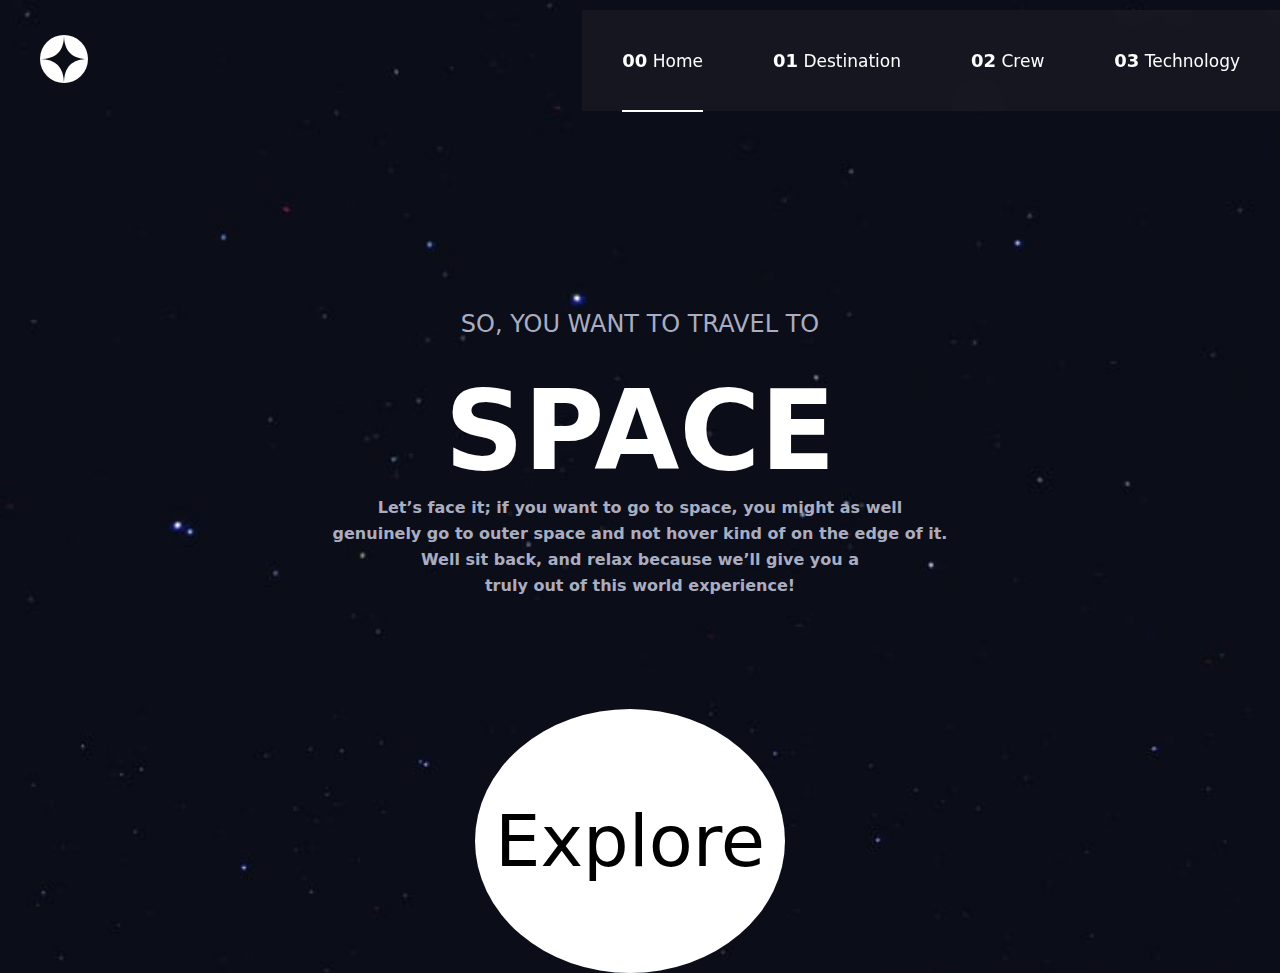
<file: index.html>
<!DOCTYPE html>
<html lang="en">

<head>
  <meta charset="UTF-8">
  <meta name="viewport" content='width=device-width; initial-scale=1.0; maximum-scale=1.0; user-scalable=0;'>

  <link rel="icon" type="image/png" sizes="32x32" href="./assets/favicon-32x32.png">
  <link rel="stylesheet" href="styles/index.css">
  <script src="https://ajax.googleapis.com/ajax/libs/jquery/3.6.0/jquery.min.js"></script>
  <title>Frontend Mentor | Space tourism website</title>
</head>

<body>

  <main>
    <nav>
      <div class="logo">
        <img src="assets/shared/logo.svg" alt="logo">
      </div>
      <div class="burger">
        <img src="assets/shared/icon-hamburger.svg" alt="">
      </div>
      <div class="mobNav">
        <ul>
          <li><a style="border-bottom: 2px solid white;" href="index.html"><span>00</span> Home</a></li>
          <li><a href="destination-moon.html"><span>01</span> Destination</a></li>
          <li><a href="crew-commander.html"><span>02</span> Crew</a></li>
          <li><a href="technology-vehicle.html"><span>03</span> Technology</a></li>
        </ul>
      </div>
      <div class="navigation">
        <ul>
          <li><a style="border-bottom: 2px solid white;" href="index.html"><span>00</span> Home</a></li>
          <li><a href="destination-moon.html"><span>01</span> Destination</a></li>
          <li><a href="crew-commander.html"><span>02</span> Crew</a></li>
          <li><a href="technology-vehicle.html"><span>03</span> Technology</a></li>
        </ul>
      </div>
    </nav>

    <div class="wrapper">
      <div class="content">
        <div class="left">
          <p> So, you want to travel to</p>
          <h1> Space</h1>
          <p> Let’s face it; if you want to go to space, you might as well <br> genuinely go to
            outer space and not hover kind of on the edge of it. <br> Well sit back, and relax
            because we’ll give you a <br> truly out of this world experience!</p>
        </div>
        <div class="right">

            <a href="destination-moon.html">Explore</a>
        </div>
      </div>
    </div>
  </main>
  <script src="scripts/index.js"></script>
</body>

</html>
</file>
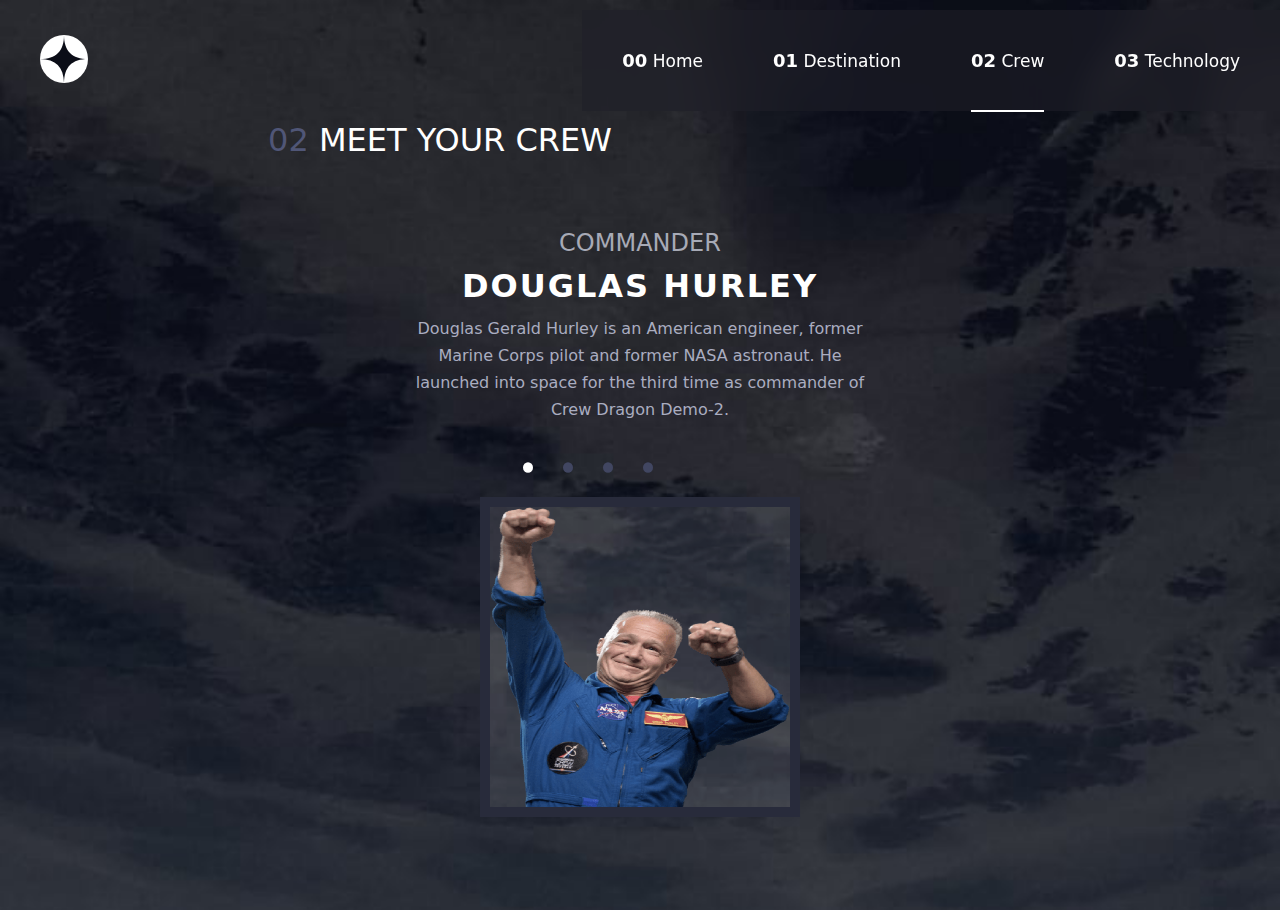
<file: crew-commander.html>
<!DOCTYPE html>
<html lang="en">

<head>
  <meta charset="UTF-8">
  <meta name="viewport" content='width=device-width; initial-scale=1.0; maximum-scale=1.0; user-scalable=0;'>
  <link rel="stylesheet" href="styles/crew.css">
  <link rel="icon" type="image/png" sizes="32x32" href="./assets/favicon-32x32.png">
  <script src="https://ajax.googleapis.com/ajax/libs/jquery/3.6.0/jquery.min.js"></script>
  <title>Frontend Mentor | Space tourism website</title>
</head>

<body>
  <main>
    <nav>
      <div class="logo">
        <img src="assets/shared/logo.svg" alt="logo">
      </div>
      <div class="burger">
        <img src="assets/shared/icon-hamburger.svg" alt="">
      </div>
      <div class="mobNav">
        <ul>
          <li><a href="index.html"><span>00</span> Home</a></li>
          <li><a href="destination-moon.html"><span>01</span> Destination</a></li>
          <li><a style="border-bottom: 2px solid white;" href="crew-commander.html"><span>02</span> Crew</a></li>
          <li><a href="technology-vehicle.html"><span>03</span> Technology</a></li>
        </ul>
      </div>
      <div class="navigation">
        <ul>
          <li><a href="index.html"><span>00</span> Home</a></li>
          <li><a href="destination-moon.html"><span>01</span> Destination</a></li>
          <li><a style="border-bottom: 2px solid white;" href="crew-commander.html"><span>02</span> Crew</a></li>
          <li><a href="technology-vehicle.html"><span>03</span> Technology</a></li>
        </ul>
      </div>
    </nav>
    <div class="content">
      <div class="left">
        <div class="description">
          <h1><span>02</span> Meet your crew</h1>
          <h2>COMMANDER</h2>
          <h1>Douglas Hurley</h1>
          <p>
            Douglas Gerald Hurley is an American engineer, former <br> Marine Corps pilot
            and former NASA astronaut. He <br> launched into space for the third time as
            commander of <br> Crew Dragon Demo-2.
          </p>
        </div>
        <nav>
          <ul>
            <li><a style="background-color:white ;" href="#"></a></li>
            <li><a href="crew-specialist.html"></a></li>
            <li><a href="crew-pilot.html"></a></li>
            <li><a href="crew-engineer.html"></a></li>
          </ul>
        </nav>
      </div>
      <div class="right">
        <img src="assets/crew/image-douglas-hurley.png" alt="">
      </div>
  </main>
  <script src="scripts/index.js"></script>
</body>

</html>
</file>
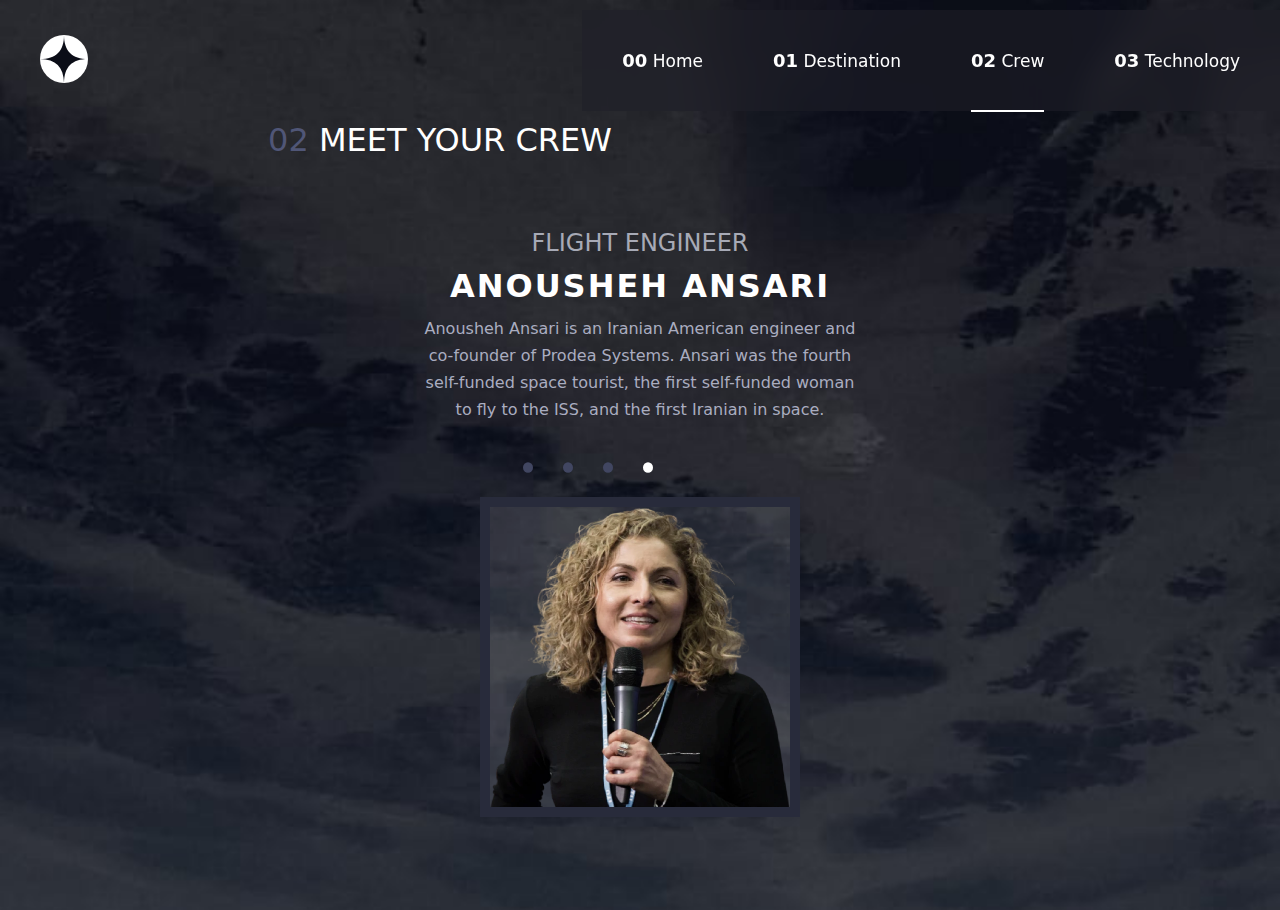
<file: crew-engineer.html>
<!DOCTYPE html>
<html lang="en">
  <head>
    <meta charset="UTF-8">
    <meta name="viewport" content='width=device-width; initial-scale=1.0; maximum-scale=1.0; user-scalable=0;' >
    <link rel="stylesheet" href="styles/crew.css">
    <link rel="icon" type="image/png" sizes="32x32" href="./assets/favicon-32x32.png">
    <script src="https://ajax.googleapis.com/ajax/libs/jquery/3.6.0/jquery.min.js"></script>
    <title>Frontend Mentor | Space tourism website</title>
  </head>
  
  <body>
    <main>
      <nav>
        <div class="logo">
          <img src="assets/shared/logo.svg" alt="logo">
        </div>
        <div class="burger">
          <img src="assets/shared/icon-hamburger.svg" alt="">
        </div>
        <div class="mobNav">
          <ul>
            <li><a href="index.html"><span>00</span> Home</a></li>
            <li><a href="destination-moon.html"><span>01</span> Destination</a></li>
            <li><a style="border-bottom: 2px solid white;"href="crew-commander.html"><span>02</span> Crew</a></li>
            <li><a href="technology-vehicle.html"><span>03</span> Technology</a></li>
          </ul>
        </div>
        <div class="navigation">
          <ul>
            <li><a href="index.html"><span>00</span> Home</a></li>
            <li><a href="destination-moon.html"><span>01</span> Destination</a></li>
            <li><a style="border-bottom: 2px solid white;"href="crew-commander.html"><span>02</span> Crew</a></li>
            <li><a href="technology-vehicle.html"><span>03</span> Technology</a></li>
          </ul>
        </div>
      </nav>
    <div class="content">
      <div class="left">
        <div class="description">
          <h1><span>02</span> Meet your crew</h1>
        <h2>Flight Engineer</h2>
        <h1>Anousheh Ansari</h1>
        <p>
          Anousheh Ansari is an Iranian American engineer and <br> co-founder of Prodea Systems.
          Ansari was the fourth <br> self-funded space tourist, the first self-funded woman <br> to
          fly to the ISS, and the first Iranian in space.
        </p>
        </div>
        <nav>
          <ul>
            <li><a href="crew-commander.html"></a></li>
            <li><a href="crew-specialist.html"></a></li>
            <li><a href="crew-pilot.html"></a></li>
            <li><a style="background-color:white ;" href="crew-engineer.html"></a></li>
          </ul>
        </nav>
      </div>
      <div class="right">
        <img src="assets/crew/image-anousheh-ansari.webp" alt="">
      </div>
  </main>





  <script src="scripts/index.js"></script>
</body>

</html>
</file>
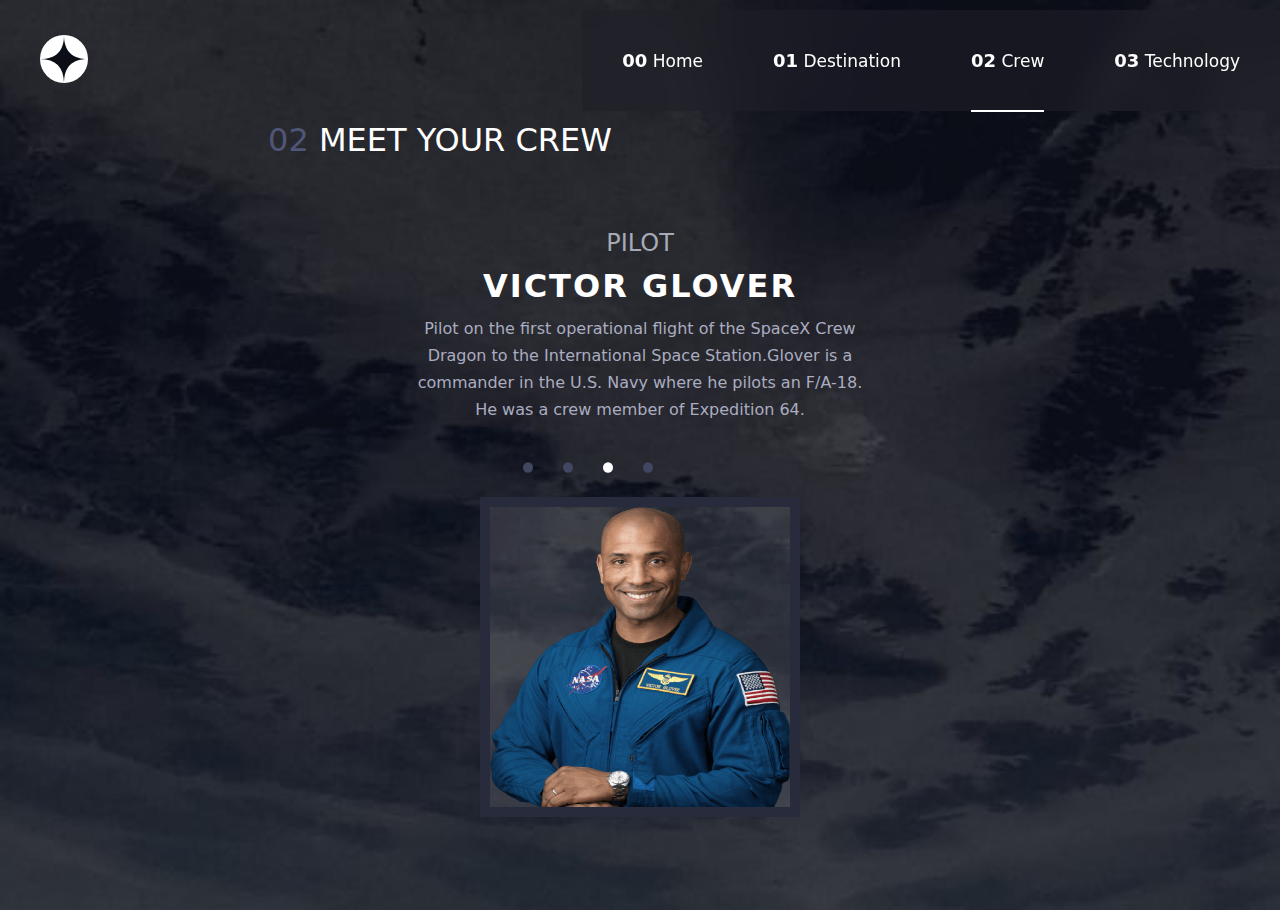
<file: crew-pilot.html>
<!DOCTYPE html>
<html lang="en">
  <head>
    <meta charset="UTF-8">
    <meta name="viewport" content='width=device-width; initial-scale=1.0; maximum-scale=1.0; user-scalable=0;' >
    <link rel="stylesheet" href="styles/crew.css">
    <link rel="icon" type="image/png" sizes="32x32" href="./assets/favicon-32x32.png">
    <script src="https://ajax.googleapis.com/ajax/libs/jquery/3.6.0/jquery.min.js"></script>
    <title>Frontend Mentor | Space tourism website</title>
  </head>
  
  <body>
    <main>
      <nav>
        <div class="logo">
          <img src="assets/shared/logo.svg" alt="logo">
        </div>
        <div class="burger">
          <img src="assets/shared/icon-hamburger.svg" alt="">
        </div>
        <div class="mobNav">
          <ul>
            <li><a href="index.html"><span>00</span> Home</a></li>
            <li><a href="destination-moon.html"><span>01</span> Destination</a></li>
            <li><a style="border-bottom: 2px solid white;"href="crew-commander.html"><span>02</span> Crew</a></li>
            <li><a href="technology-vehicle.html"><span>03</span> Technology</a></li>
          </ul>
        </div>
        <div class="navigation">
          <ul>
            <li><a href="index.html"><span>00</span> Home</a></li>
            <li><a href="destination-moon.html"><span>01</span> Destination</a></li>
            <li><a style="border-bottom: 2px solid white;"href="crew-commander.html"><span>02</span> Crew</a></li>
            <li><a href="technology-vehicle.html"><span>03</span> Technology</a></li>
          </ul>
        </div>
      </nav>
    <div class="content">
      <div class="left">
        <h1><span>02</span> Meet your crew</h1>
        <h2>Pilot</h2>
        <h1>Victor Glover</h1>
        <p>
          Pilot on the first operational flight of the SpaceX Crew <br> Dragon to the
          International Space Station.Glover is a<br>      commander in  the U.S. Navy where
          he pilots an F/A-18.<br>  He was a crew member of  Expedition 64.
        </p>
        <nav>
          <ul>
            <li><a href="crew-commander.html"></a></li>
            <li><a href="crew-specialist.html"></a></li>
            <li><a style="background-color:white ;"  href="crew-pilot.html"></a></li>
            <li><a href="crew-engineer.html"></a></li>
          </ul>
        </nav>
      </div>
      <div class="right">
        <img src="assets/crew/image-victor-glover.png" alt="">
      </div>
  </main>



  <script src="scripts/index.js"></script>
</body>

</html>
</file>
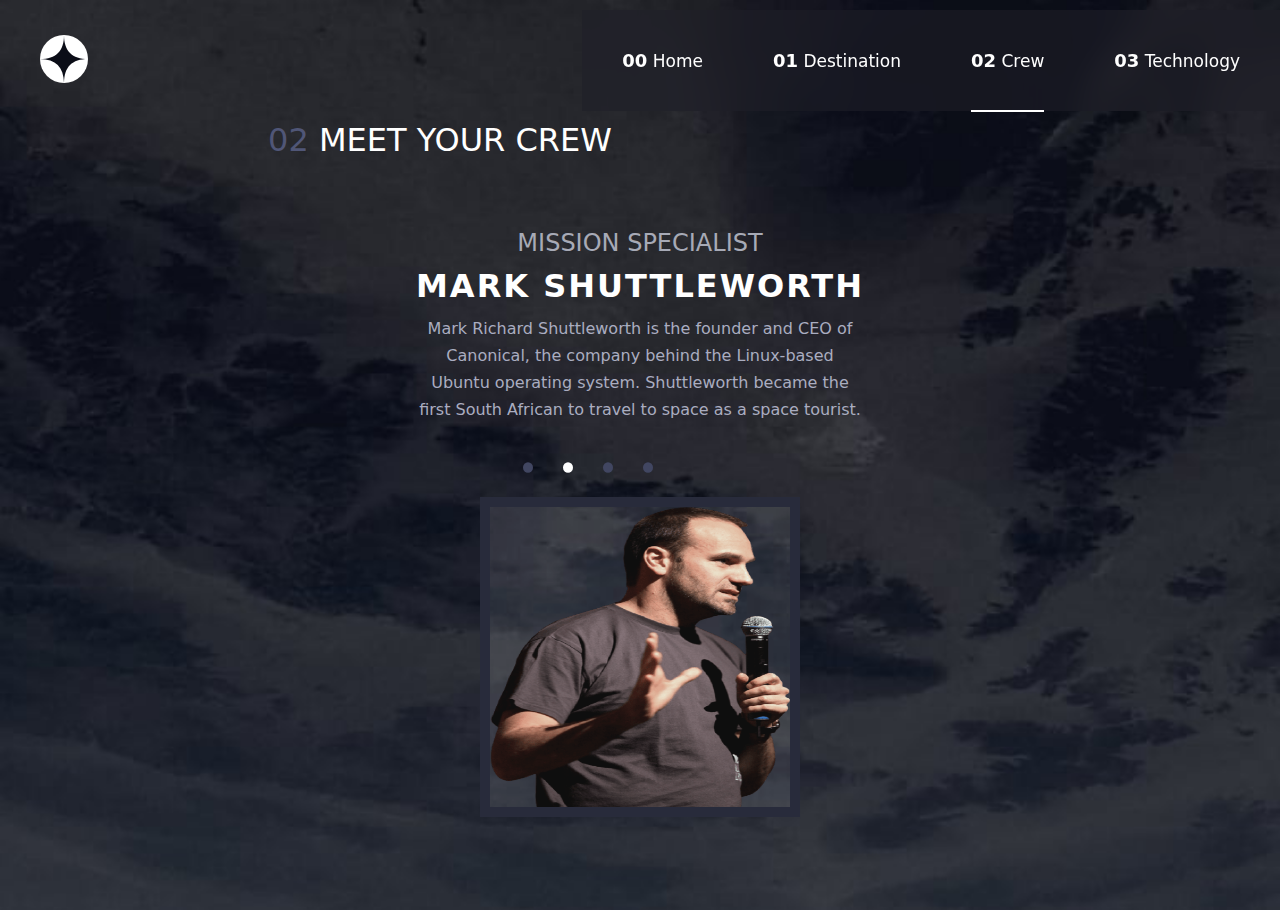
<file: crew-specialist.html>
<!DOCTYPE html>
<html lang="en">
  <head>
    <meta charset="UTF-8">
    <meta name="viewport" content='width=device-width; initial-scale=1.0; maximum-scale=1.0; user-scalable=0;' >
    <link rel="stylesheet" href="styles/crew.css">
    <link rel="icon" type="image/png" sizes="32x32" href="./assets/favicon-32x32.png">
    <script src="https://ajax.googleapis.com/ajax/libs/jquery/3.6.0/jquery.min.js"></script>
    <title>Frontend Mentor | Space tourism website</title>
  </head>
  
  <body>
    <main>
      <nav>
        <div class="logo">
          <img src="assets/shared/logo.svg" alt="logo">
        </div>
        <div class="burger">
          <img src="assets/shared/icon-hamburger.svg" alt="">
        </div>
        <div class="mobNav">
          <ul>
            <li><a href="index.html"><span>00</span> Home</a></li>
            <li><a href="destination-moon.html"><span>01</span> Destination</a></li>
            <li><a style="border-bottom: 2px solid white;"href="crew-commander.html"><span>02</span> Crew</a></li>
            <li><a href="technology-vehicle.html"><span>03</span> Technology</a></li>
          </ul>
        </div>
        <div class="navigation">
          <ul>
            <li><a href="index.html"><span>00</span> Home</a></li>
            <li><a href="destination-moon.html"><span>01</span> Destination</a></li>
            <li><a style="border-bottom: 2px solid white;"href="crew-commander.html"><span>02</span> Crew</a></li>
            <li><a href="technology-vehicle.html"><span>03</span> Technology</a></li>
          </ul>
        </div>
      </nav>
    <div class="content">
      <div class="left">
        <h1><span>02</span> Meet your crew</h1>
        <h2> Mission Specialist</h2>
        <h1>Mark Shuttleworth</h1>
        <p>
          Mark Richard Shuttleworth is the founder and CEO of <br> Canonical, the company behind
          the Linux-based <br> Ubuntu operating system. Shuttleworth became the <br> first South
          African to travel to space as a space tourist.
        </p>
        <nav>
          <ul>
            <li><a href="crew-commander.html"></a></li>
            <li><a style="background-color:white ;" href="#"></a></li>
            <li><a href="crew-pilot.html"></a></li>
            <li><a href="crew-engineer.html"></a></li>
          </ul>
        </nav>
      </div>
      <div class="right">
        <img src="assets/crew/image-mark-shuttleworth.png" alt="">
      </div>
  </main>



  <script src="scripts/index.js"></script>
</body>

</html>
</file>
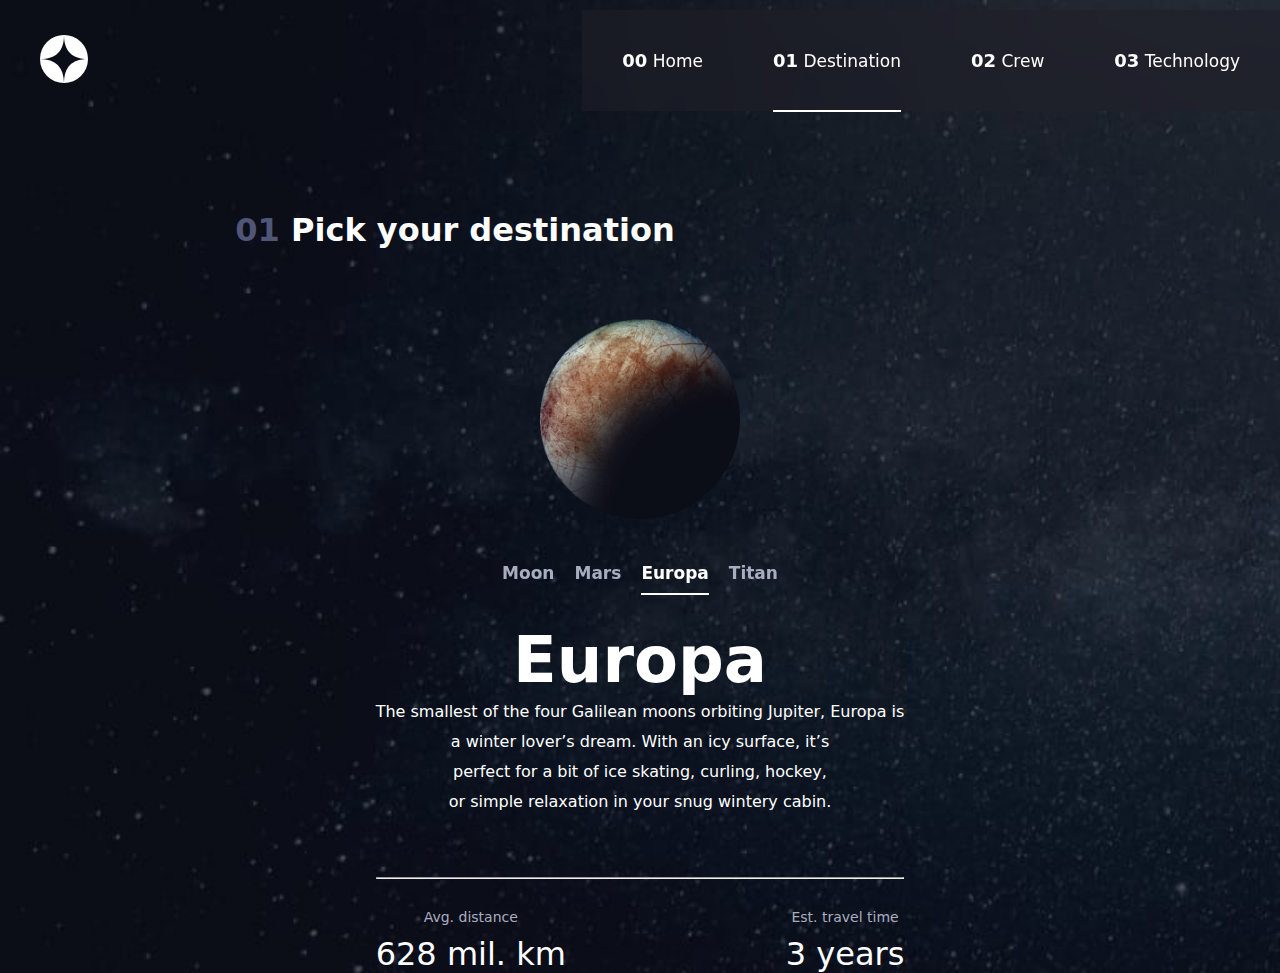
<file: destination-europa.html>
<!DOCTYPE html>
<html lang="en">
  <head>
    <meta charset="UTF-8">
    <meta name="viewport" content='width=device-width; initial-scale=1.0; maximum-scale=1.0; user-scalable=0;' >
    <link rel="stylesheet" href="styles/distinations.css">
    <link rel="icon" type="image/png" sizes="32x32" href="./assets/favicon-32x32.png">
    <script src="https://ajax.googleapis.com/ajax/libs/jquery/3.6.0/jquery.min.js"></script>
    <title>Frontend Mentor | Space tourism website</title>
  </head>
  
  <body>
    <main>
      <nav>
        <div class="logo">
          <img src="assets/shared/logo.svg" alt="logo">
        </div>
        <div class="burger">
          <img src="assets/shared/icon-hamburger.svg" alt="">
        </div>
        <div class="mobNav">
          <ul>
            <li><a href="index.html"><span>00</span> Home</a></li>
            <li><a style="border-bottom: 2px solid white;"href="destination-moon.html"><span>01</span> Destination</a></li>
            <li><a href="crew-commander.html"><span>02</span> Crew</a></li>
            <li><a href="technology-vehicle.html"><span>03</span> Technology</a></li>
          </ul>
        </div>
        <div class="navigation">
          <ul>
            <li><a href="index.html"><span>00</span> Home</a></li>
            <li><a style="border-bottom: 2px solid white;" href="destination-moon.html"><span>01</span> Destination</a></li>
            <li><a href="crew-commander.html"><span>02</span> Crew</a></li>
            <li><a href="technology-vehicle.html"><span>03</span> Technology</a></li>
          </ul>
        </div>
      </nav>
    <div class="content">
      <div class="left">
        <h1><span>01</span> Pick your destination</h1>
        <img src="assets/destination/image-europa.png" alt="europa">
      </div>
      <div class="right">
      <div class="navigation">
        <ul>
          <li><a href="destination-moon.html">Moon</a></li>
          <li><a href="destination-mars.html">Mars</a></li>
          <li><a style="color:white;border-bottom:2px solid white"  href="destination-europa.html">Europa</a></li>
          <li><a href="destination-titan.html">Titan</a></li>
        </ul>
      </div>
      <div class="description">
        <h1>Europa</h1>
        <p>The smallest of the four Galilean moons orbiting Jupiter, Europa is <br> a 
          winter lover’s dream. With  an icy surface, it’s <br> perfect for a bit of 
          ice skating, curling, hockey,<br> 
          or simple relaxation in your snug wintery cabin.
        <hr>
        <div class="distandtime">
          <div class="dist">
            <span>Avg. distance</span>
            628 mil. km
          </div>
          <div class="time">
            <span>Est. travel time</span>
            3 years
          </div>
        </div>
      </div>
    </div>
  </div>
  </main>  
  <script src="scripts/index.js"></script>
</body>
</html>
</file>
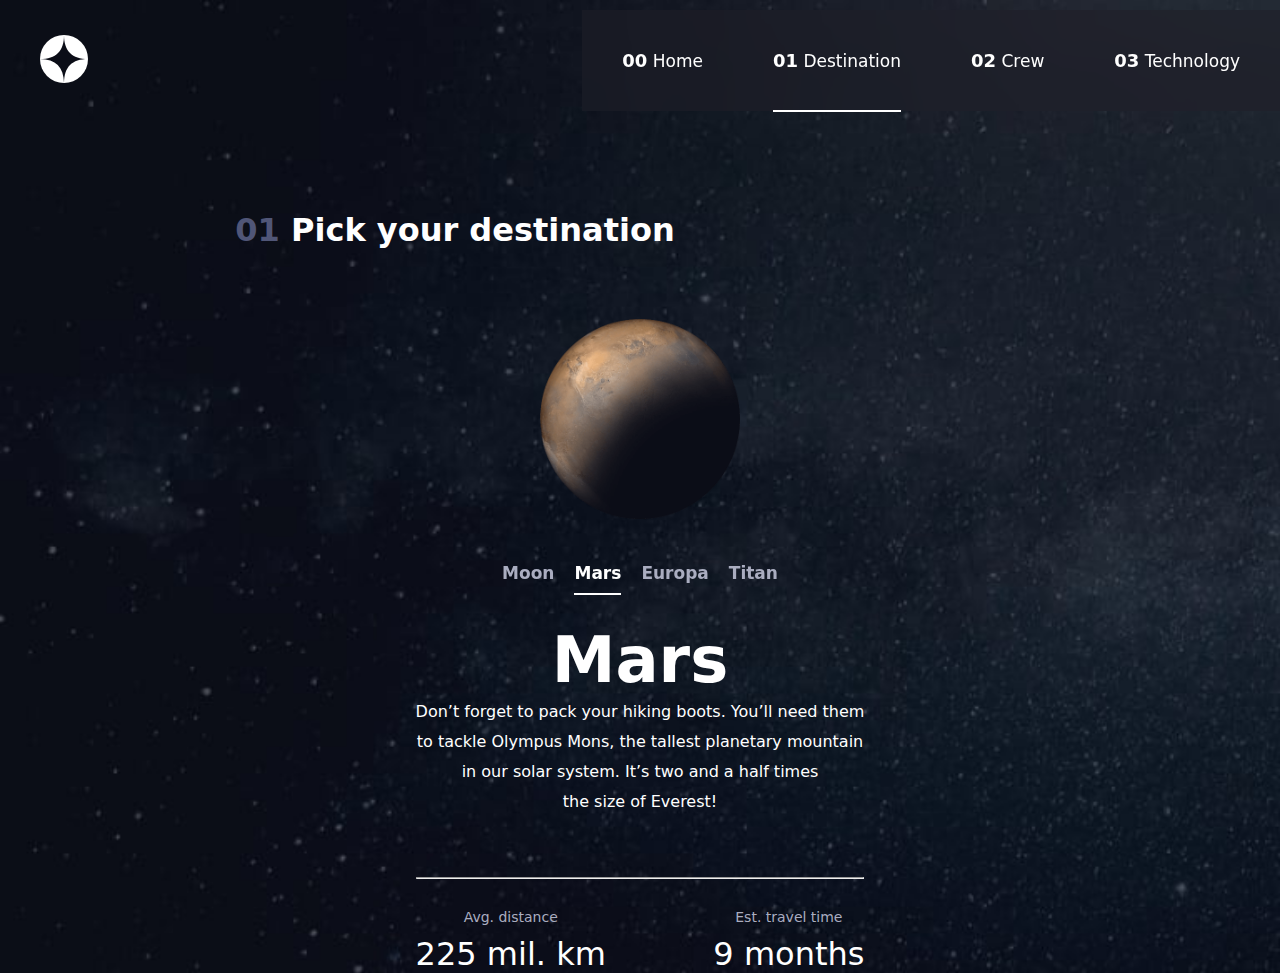
<file: destination-mars.html>
<!DOCTYPE html>
<html lang="en">
  <head>
    <meta charset="UTF-8">
    <meta name="viewport" content='width=device-width; initial-scale=1.0; maximum-scale=1.0; user-scalable=0;' >
    <link rel="stylesheet" href="styles/distinations.css">
    <link rel="icon" type="image/png" sizes="32x32" href="./assets/favicon-32x32.png">
    <script src="https://ajax.googleapis.com/ajax/libs/jquery/3.6.0/jquery.min.js"></script>
    <title>Frontend Mentor | Space tourism website</title>
  </head>
<body>

  <main>
    <nav>
      <div class="logo">
        <img src="assets/shared/logo.svg" alt="logo">
      </div>
      <div class="burger">
        <img src="assets/shared/icon-hamburger.svg" alt="">
      </div>
      <div class="mobNav">
        <ul>
          <li><a href="index.html"><span>00</span> Home</a></li>
          <li><a style="border-bottom: 2px solid white;"href="destination-moon.html"><span>01</span> Destination</a></li>
          <li><a href="crew-commander.html"><span>02</span> Crew</a></li>
          <li><a href="technology-vehicle.html"><span>03</span> Technology</a></li>
        </ul>
      </div>
      <div class="navigation">
        <ul>
          <li><a href="index.html"><span>00</span> Home</a></li>
          <li><a style="border-bottom: 2px solid white;" href="destination-moon.html"><span>01</span> Destination</a></li>
          <li><a href="crew-commander.html"><span>02</span> Crew</a></li>
          <li><a href="technology-vehicle.html"><span>03</span> Technology</a></li>
        </ul>
      </div>
    </nav>
    <div class="content">
      <div class="left">
        <h1><span>01</span> Pick your destination</h1>
        <img src="assets/destination/image-mars.png" alt="">
      </div>
      <div class="right">
      <div class="navigation">
        <ul>
          <li><a href="destination-moon.html">Moon</a></li>
          <li><a style="color:white;border-bottom:2px solid white"  href="destination-mars.html">Mars</a></li>
          <li><a href="destination-europa.html">Europa</a></li>
          <li><a href="destination-titan.html">Titan</a></li>
        </ul>
      </div>
      <div class="description">
        <h1> Mars</h1>
        <p>   Don’t forget to pack your hiking boots. You’ll need them <br> to tackle Olympus Mons, 
          the tallest planetary mountain <br> in our solar system. It’s two and a half times <br> 
          the size of Everest!
        <hr>
        <div class="distandtime">
          <div class="dist">
            <span>Avg. distance</span>
            225 mil. km
          </div>
          <div class="time">
            <span>Est. travel time</span>
            9 months
          </div>
        </div>
      </div>
    </div>
  </div>
  </main>
  <script src="scripts/index.js"></script>
</body>
</html>
</file>
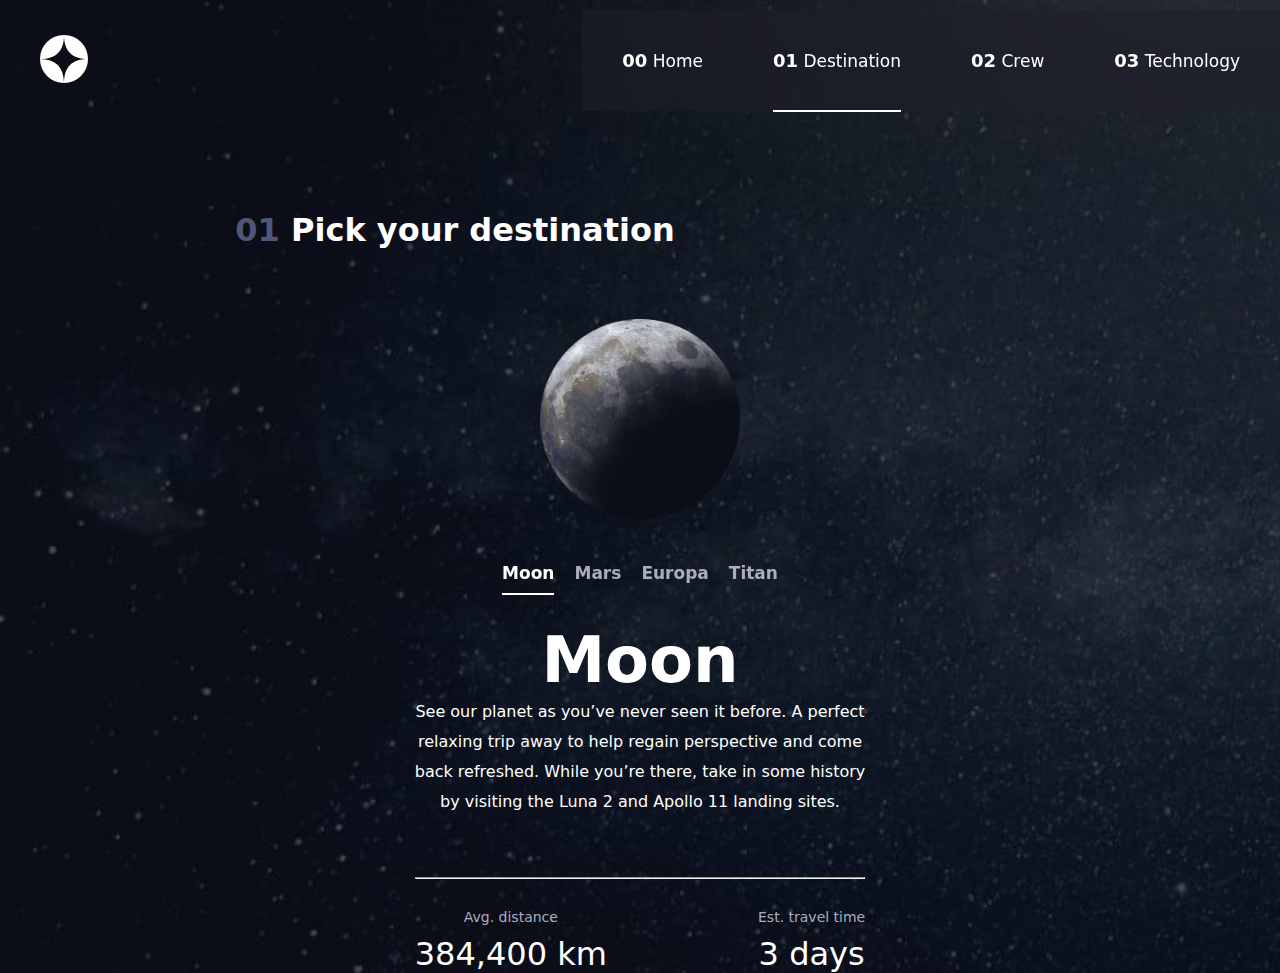
<file: destination-moon.html>
<!DOCTYPE html>
<html lang="en">

<head>
  <meta charset="UTF-8">
  <meta name="viewport" content='width=device-width, initial-scale=1.0, maximum-scale=1.0, user-scalable=0'>
  <link rel="stylesheet" href="styles/distinations.css">
  <link rel="icon" type="image/png" sizes="32x32" href="./assets/favicon-32x32.png">
  <script src="https://ajax.googleapis.com/ajax/libs/jquery/3.6.0/jquery.min.js"></script>
  <title>Frontend Mentor | Space tourism website</title>
</head>

<body>
  <main>
    <nav>
      <div class="logo">
        <img src="assets/shared/logo.svg" alt="logo">
      </div>
      <div class="burger">
        <img src="assets/shared/icon-hamburger.svg" alt="">
      </div>
      <div class="mobNav">
        <ul>
          <li><a href="index.html"><span>00</span> Home</a></li>
          <li><a style="border-bottom: 2px solid white;" href="destination-moon.html"><span>01</span> Destination</a>
          </li>
          <li><a href="crew-commander.html"><span>02</span> Crew</a></li>
          <li><a href="technology-vehicle.html"><span>03</span> Technology</a></li>
        </ul>
      </div>
      <div class="navigation">
        <ul>
          <li><a href="index.html"><span>00</span> Home</a></li>
          <li><a style="border-bottom: 2px solid white;" href="destination-moon.html"><span>01</span> Destination</a>
          </li>
          <li><a href="crew-commander.html"><span>02</span> Crew</a></li>
          <li><a href="technology-vehicle.html"><span>03</span> Technology</a></li>
        </ul>
      </div>
    </nav>
    <div class="content">
      <div class="left">
        <h1><span>01</span> Pick your destination</h1>
        <img src="assets/destination/image-moon.png" alt="">
      </div>
      <div class="right">
        <div class="navigation">
          <ul>
            <li><a style="color:white;border-bottom:2px solid white" href="#">Moon</a></li>
            <li><a href="destination-mars.html">Mars</a></li>
            <li><a href="destination-europa.html">Europa</a></li>
            <li><a href="destination-titan.html">Titan</a></li>
          </ul>
        </div>
        <div class="description">
          <h1> Moon</h1>
          <p> See our planet as you’ve never seen it before. A perfect <br> relaxing trip away to help
            regain perspective and come <br> back refreshed. While you’re there, take in some history <br>
            by visiting the Luna 2 and Apollo 11 landing sites.</p>
          <hr>
          <div class="distandtime">
            <div class="dist">
              <span>Avg. distance</span>
              384,400 km
            </div>
            <div class="time">
              <span>Est. travel time</span>
              3 days
            </div>
          </div>
        </div>
      </div>
    </div>
  </main>
  <script src="scripts/index.js"></script>
</body>

</html>
</file>
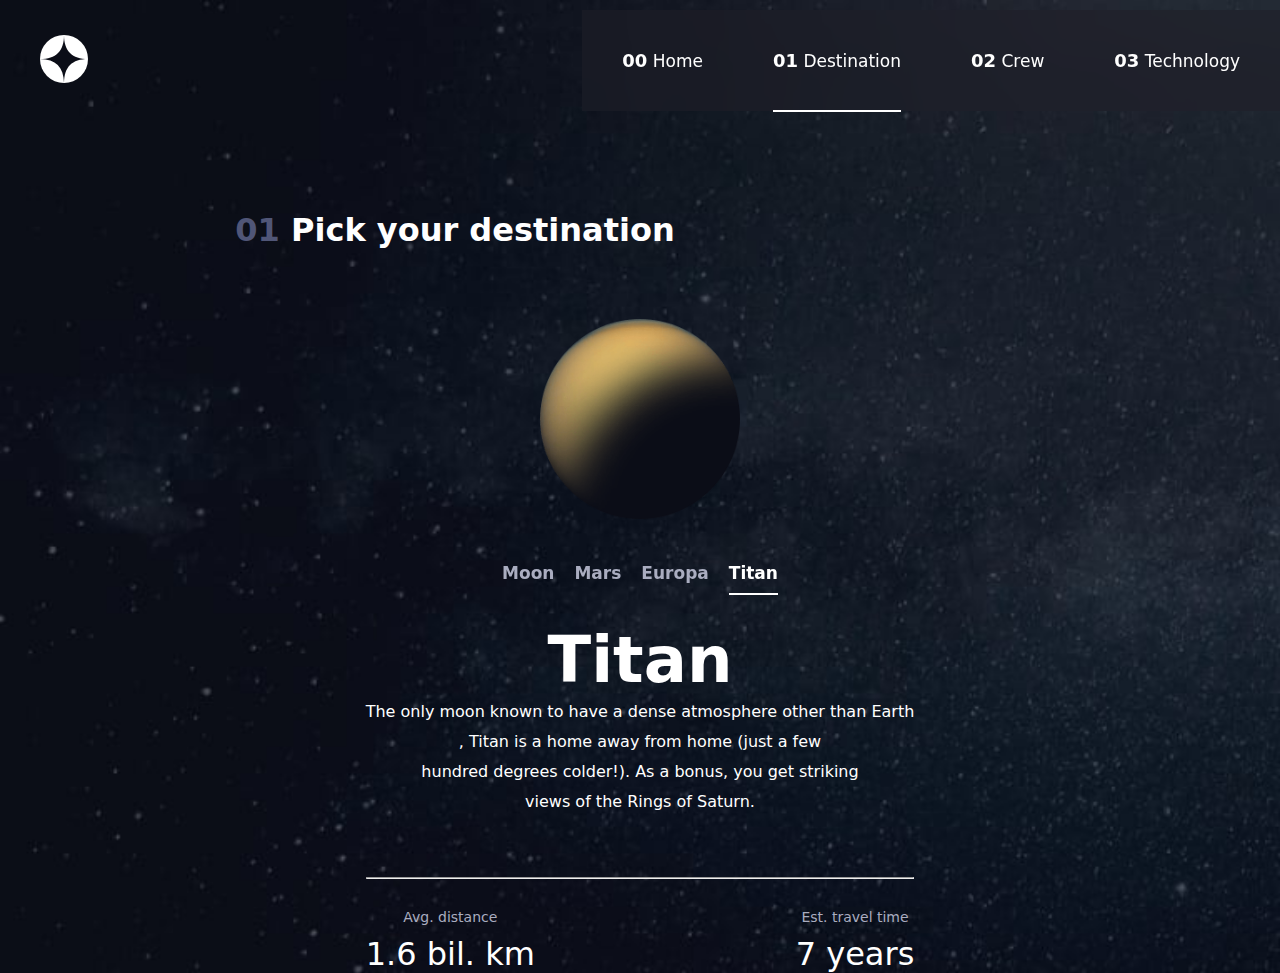
<file: destination-titan.html>
<!DOCTYPE html>
<html lang="en">
  <head>
    <meta charset="UTF-8">
    <meta name="viewport" content='width=device-width; initial-scale=1.0; maximum-scale=1.0; user-scalable=0;' >
    <link rel="stylesheet" href="styles/distinations.css">
    <link rel="icon" type="image/png" sizes="32x32" href="./assets/favicon-32x32.png">
    <script src="https://ajax.googleapis.com/ajax/libs/jquery/3.6.0/jquery.min.js"></script>
    <title>Frontend Mentor | Space tourism website</title>
  </head>
  
  <body>
    <main>
      <nav>
        <div class="logo">
          <img src="assets/shared/logo.svg" alt="logo">
        </div>
        <div class="burger">
          <img src="assets/shared/icon-hamburger.svg" alt="">
        </div>
        <div class="mobNav">
          <ul>
            <li><a href="index.html"><span>00</span> Home</a></li>
            <li><a style="border-bottom: 2px solid white;"href="destination-moon.html"><span>01</span> Destination</a></li>
            <li><a href="crew-commander.html"><span>02</span> Crew</a></li>
            <li><a href="technology-vehicle.html"><span>03</span> Technology</a></li>
          </ul>
        </div>
        <div class="navigation">
          <ul>
            <li><a href="index.html"><span>00</span> Home</a></li>
            <li><a style="border-bottom: 2px solid white;" href="destination-moon.html"><span>01</span> Destination</a></li>
            <li><a href="crew-commander.html"><span>02</span> Crew</a></li>
            <li><a href="technology-vehicle.html"><span>03</span> Technology</a></li>
          </ul>
        </div>
      </nav>
    <div class="content">
      <div class="left">
        <h1><span>01</span> Pick your destination</h1>
        <img src="assets/destination/image-titan.png" alt="">
      </div>
      <div class="right">
      <div class="navigation">
        <ul>
          <li><a href="destination-moon.html">Moon</a></li>
          <li><a href="destination-mars.html">Mars</a></li>
          <li><a href="destination-europa.html">Europa</a></li>
          <li><a style="color:white;border-bottom:2px solid white"  href="destination-titan.html">Titan</a></li>
        </ul>
      </div>
      <div class="description">
        <h1>   Titan</h1>
        <p>   The only moon known to have a dense atmosphere other than Earth <br> , Titan 
          is a home away from home (just a few <br>hundred degrees colder!). As a 
          bonus, you get striking <br> 
          views of the Rings of Saturn.
        <hr>
        <div class="distandtime">
          <div class="dist">
            <span>Avg. distance</span>
            1.6 bil. km
          </div>
          <div class="time">
            <span>Est. travel time</span>
            7 years
          </div>
        </div>
      </div>
    </div>
  </div>
  </main>
  <script src="scripts/index.js"></script>
</body>
</html>
</file>
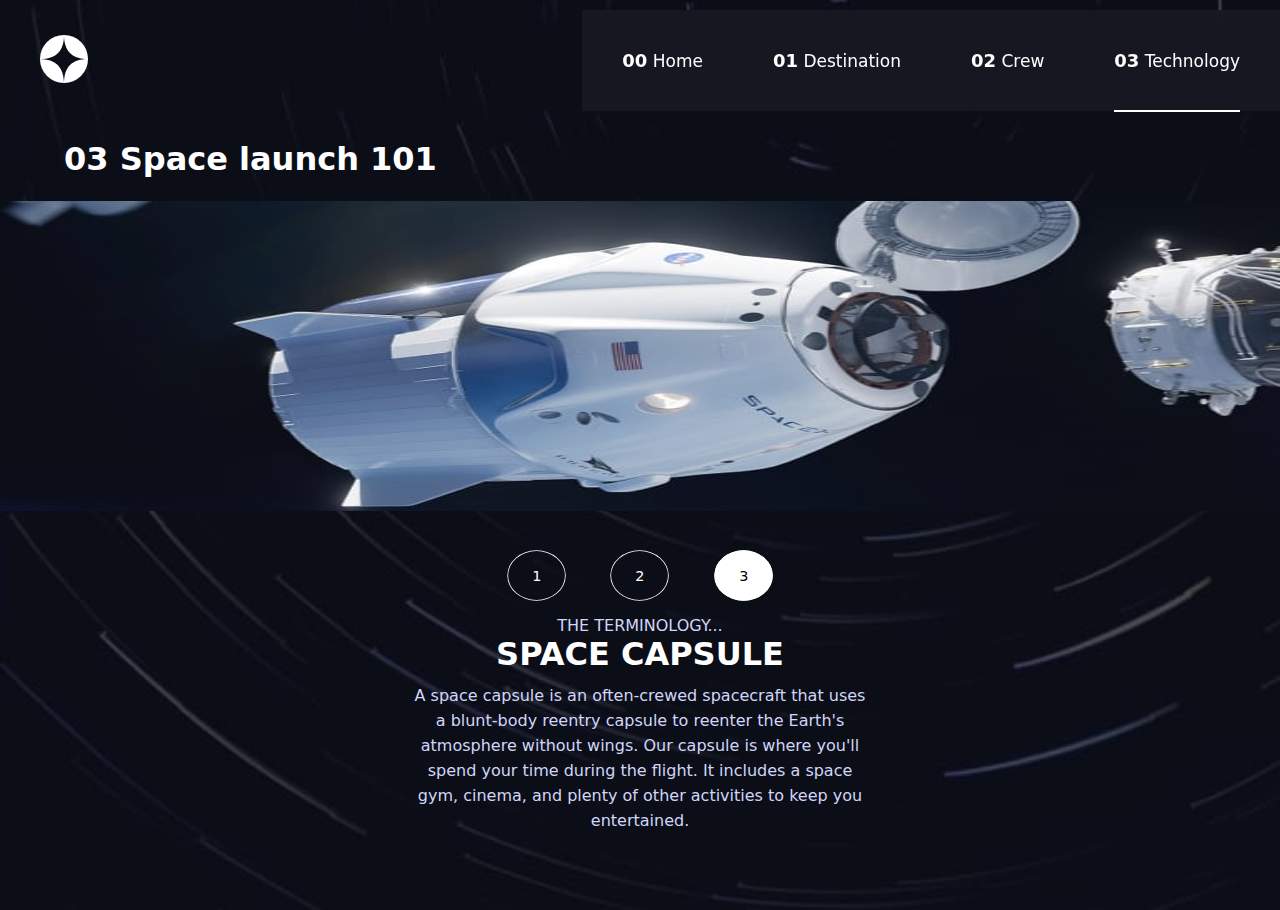
<file: technology-capsule.html>
<!DOCTYPE html>
<html lang="en">

<head>
  <meta charset="UTF-8">
  <meta name="viewport" content='width=device-width; initial-scale=1.0; maximum-scale=1.0; user-scalable=0;'>
  <link rel="stylesheet" href="styles/technology.css">
  <link rel="icon" type="image/png" sizes="32x32" href="./assets/favicon-32x32.png">
  <script src="https://ajax.googleapis.com/ajax/libs/jquery/3.6.0/jquery.min.js"></script>
  <title>Frontend Mentor | Space tourism website</title>
</head>

<body>
  <main>
    <nav>
      <div class="logo">
        <img src="assets/shared/logo.svg" alt="logo">
      </div>
      <div class="burger">
        <img src="assets/shared/icon-hamburger.svg" alt="">
      </div>
      <div class="mobNav">
        <ul>
          <li><a href="index.html"><span>00</span> Home</a></li>
          <li><a href="destination-moon.html"><span>01</span> Destination</a></li>
          <li><a href="crew-commander.html"><span>02</span> Crew</a></li>
          <li><a style="border-bottom: 2px solid white;" href="technology-vehicle.html"><span>03</span> Technology</a>
          </li>
        </ul>
      </div>
      <div class="navigation">
        <ul>
          <li><a href="index.html"><span>00</span> Home</a></li>
          <li><a href="destination-moon.html"><span>01</span> Destination</a></li>
          <li><a href="crew-commander.html"><span>02</span> Crew</a></li>
          <li><a style="border-bottom: 2px solid white;" href="technology-vehicle.html"><span>03</span> Technology</a>
          </li>
        </ul>
      </div>
    </nav>
    <h1 id="absolute"><span>03</span> Space launch 101</h1>
    <div class="content">
      <div class="left">
        <div class="navAndDescription">
          <nav>
            <ul>
              <li><a href="technology-vehicle.html">1</a></li>
              <li><a href="technology-spaceport.html">2</a></li>
              <li><a style="background-color: white; color: black;" href="technology-capsule.html">3</a></li>
            </ul>
          </nav>
          <div class="description">
            <h4>The terminology...</h4>
            <h1>Space capsule</h1>
            <p> A space capsule is an often-crewed spacecraft that uses <br> a blunt-body reentry
              capsule to reenter the Earth's <br> atmosphere without wings. Our capsule is where
              you'll <br> spend your time during the flight. It includes a space <br> gym, cinema,
              and plenty of other activities to keep you <br> entertained.</p>
          </div>
        </div>
      </div>
      <div class="right">
        <img  class="capsuleImg"  src="assets/technology/image-space-capsule-portrait.jpg" alt="">
      </div>
    </div>
  </main>



  <script src="scripts/index.js"></script>
</body>

</html>
</file>
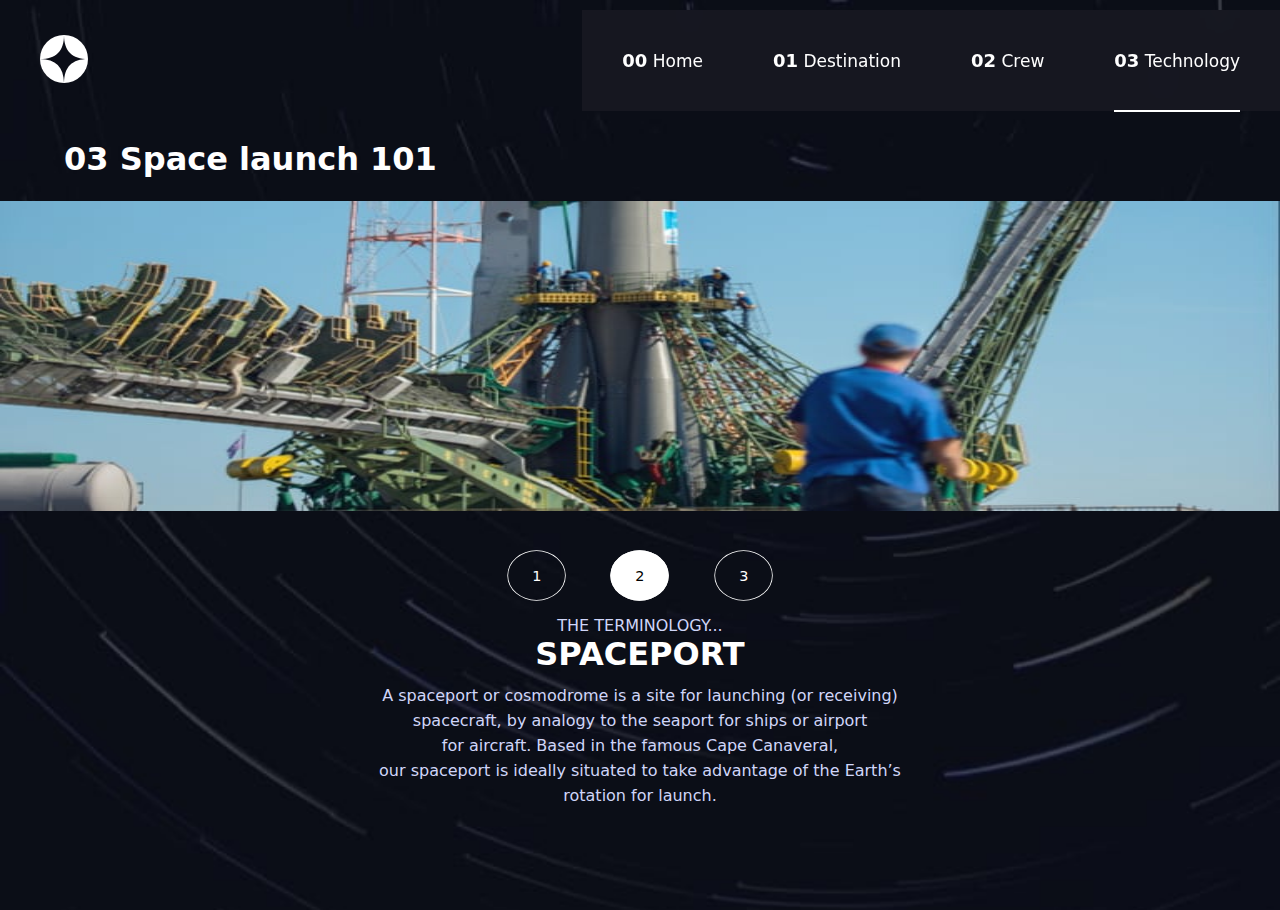
<file: technology-spaceport.html>
<!DOCTYPE html>
<html lang="en">

<head>
  <meta charset="UTF-8">
  <meta name="viewport" content='width=device-width; initial-scale=1.0; maximum-scale=1.0; user-scalable=0;'>

  <link rel="icon" type="image/png" sizes="32x32" href="./assets/favicon-32x32.png">
  <link rel="stylesheet" href="styles/technology.css">
  <script src="https://ajax.googleapis.com/ajax/libs/jquery/3.6.0/jquery.min.js"></script>
  <title>Frontend Mentor | Space tourism website</title>
</head>

<body>

  <main>
    <nav>
      <div class="logo">
        <img src="assets/shared/logo.svg" alt="logo">
      </div>
      <div class="burger">
        <img src="assets/shared/icon-hamburger.svg" alt="">
      </div>
      <div class="mobNav">
        <ul>
          <li><a href="index.html"><span>00</span> Home</a></li>
          <li><a href="destination-moon.html"><span>01</span> Destination</a></li>
          <li><a href="crew-commander.html"><span>02</span> Crew</a></li>
          <li><a style="border-bottom: 2px solid white;" href="technology-vehicle.html"><span>03</span> Technology</a></li>
        </ul>
      </div>
      <div class="navigation">
        <ul>
          <li><a href="index.html"><span>00</span> Home</a></li>
          <li><a href="destination-moon.html"><span>01</span> Destination</a></li>
          <li><a href="crew-commander.html"><span>02</span> Crew</a></li>
          <li><a style="border-bottom: 2px solid white;" href="technology-vehicle.html"><span>03</span> Technology</a></li>
        </ul>
      </div>
    </nav>
    <h1 id="absolute"><span>03</span> Space launch 101</h1>
    <div class="content">
      <div class="left">
        <div class="navAndDescription">
          <nav>
            <ul>
              <li><a href="technology-vehicle.html">1</a></li>
              <li><a style="background-color: white; color: black;"  href="technology-spaceport.html">2</a></li>
              <li><a href="technology-capsule.html">3</a></li>
            </ul>
          </nav>
          <div class="description">
            <h4>The terminology...</h4>
            <h1>Spaceport</h1>
            <p> A spaceport or cosmodrome is a site for launching (or receiving) <br> spacecraft,
              by analogy to the seaport for ships or airport <br> for aircraft. Based in the
              famous Cape Canaveral, <br> our spaceport is ideally situated to take advantage
              of the Earth’s <br> rotation for launch.</p>
          </div>
        </div>
      </div>
      <div class="right">
        <img class="portImg"  src="assets/technology/image-spaceport-portrait.jpg" alt="">
      </div>
    </div>
  </main>



  <script src="scripts/index.js"></script>
</body>

</html>
</file>
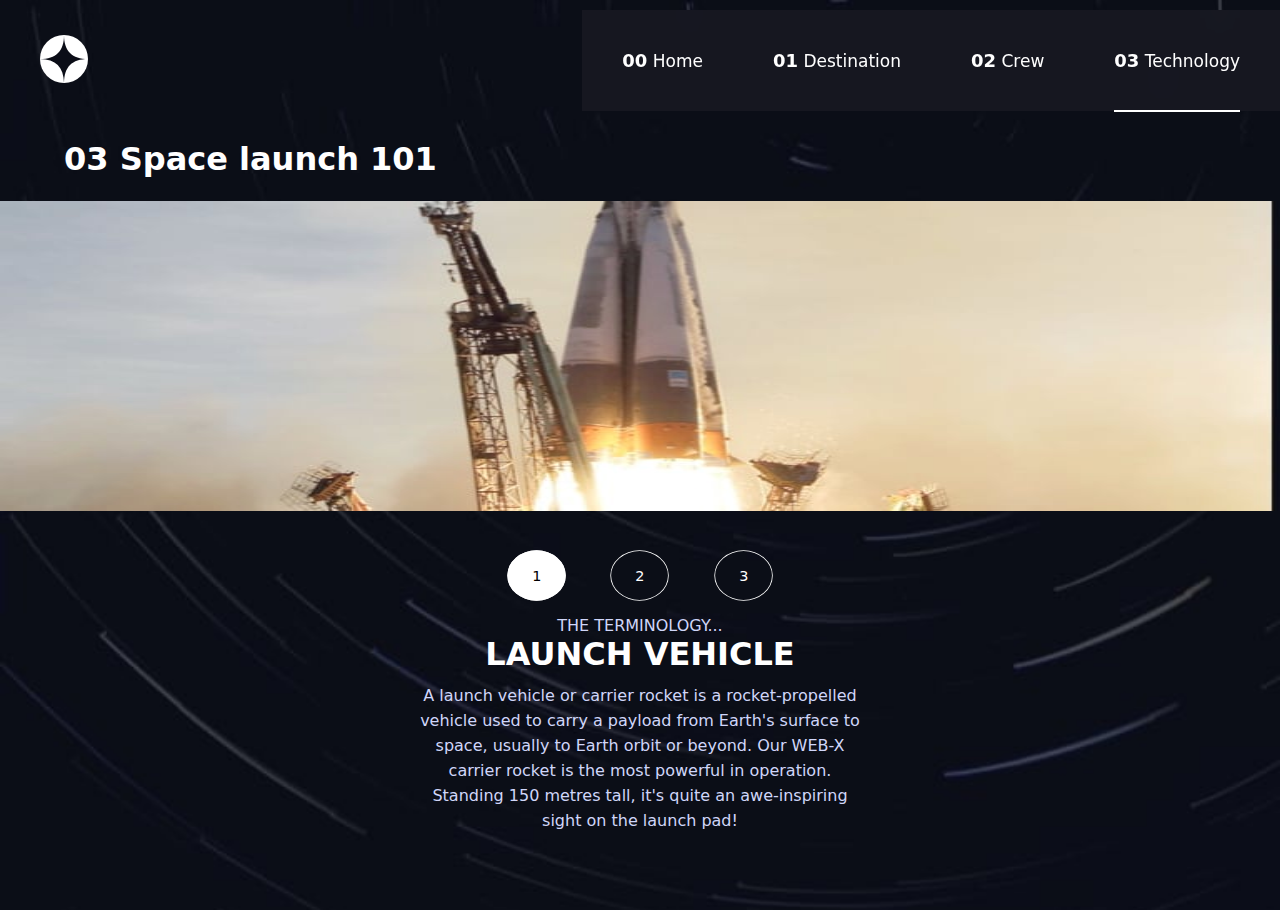
<file: technology-vehicle.html>
<!DOCTYPE html>
<html lang="en">

<head>
  <meta charset="UTF-8">
  <meta name="viewport" content='width=device-width; initial-scale=1.0; maximum-scale=1.0; user-scalable=0;'>

  <link rel="icon" type="image/png" sizes="32x32" href="./assets/favicon-32x32.png">
  <link rel="stylesheet" href="styles/technology.css">
  <script src="https://ajax.googleapis.com/ajax/libs/jquery/3.6.0/jquery.min.js"></script>
  <title>Frontend Mentor | Space tourism website</title>
</head>

<body>

  <main>
    <nav>
      <div class="logo">
        <img src="assets/shared/logo.svg" alt="logo">
      </div>
      <div class="burger">
        <img src="assets/shared/icon-hamburger.svg" alt="">
      </div>
      <div class="mobNav">
        <ul>
          <li><a href="index.html"><span>00</span> Home</a></li>
          <li><a href="destination-moon.html"><span>01</span> Destination</a></li>
          <li><a href="crew-commander.html"><span>02</span> Crew</a></li>
          <li><a style="border-bottom: 2px solid white;"  href="technology-vehicle.html"><span>03</span> Technology</a></li>
        </ul>
      </div>
      <div class="navigation">
        <ul>
          <li><a href="index.html"><span>00</span> Home</a></li>
          <li><a href="destination-moon.html"><span>01</span> Destination</a></li>
          <li><a href="crew-commander.html"><span>02</span> Crew</a></li>
          <li><a style="border-bottom: 2px solid white;" href="technology-vehicle.html"><span>03</span> Technology</a></li>
        </ul>
      </div>
    </nav>
    <h1 id="absolute"><span>03</span> Space launch 101</h1>
    <div class="content">
      <div class="left">
        <div class="navAndDescription">
          <nav>
            <ul>
              <li><a style="background-color: white; color: black;"  href="technology-vehicle.html">1</a></li>
              <li><a href="technology-spaceport.html">2</a></li>
              <li><a href="technology-capsule.html">3</a></li>
            </ul>
          </nav>
          <div class="description">
            <h4>The terminology...</h4>
            <h1>Launch vehicle</h1>
            <p> A launch vehicle or carrier rocket is a rocket-propelled <br> vehicle used to carry a
              payload from Earth's surface to <br> space, usually to Earth orbit or beyond. Our
              WEB-X <br> carrier rocket is the most powerful in operation. <br> Standing 150 metres tall,
              it's quite an awe-inspiring <br> sight on the launch pad!</p>
          </div>
        </div>
      </div>
      <div class="right">
        <img class="vehicleImg" src="assets/technology/image-launch-vehicle-portrait.jpg" alt="">
      </div>
    </div>
  </main>
  <script src="scripts/index.js"></script>  
</body>

</html>
</file>
<file: styles/index.css>
*{
    margin:0;
    padding: 0;
    -webkit-tap-highlight-color:  rgba(255, 255, 255, 0);
    font-family: system-ui;
}
body{
    background-image:url("../assets/home/background-home-desktop.jpg" );
    height: 100vh;
    width: 100vw;
    background-size: cover;
    overflow-x: hidden;
    position: relative;
}

nav{
    display: flex;
    align-items: center;
    justify-content: space-between;
    margin-top: 10px;
    margin-left: 40px;
}
.burger
{
    display: none;
    padding-right: 30px;
    z-index: 9;
    cursor: pointer;
}
.logo
{
    margin-right: 50px;
}

.navigation ul,.mobNav ul{
    display: flex;
    padding:40px;
    list-style: none;
    gap: 70px;
    z-index: 2;
    
}
.mobNav{
    height: 100vh;
    position: fixed;
    padding-right: 200px;
    top:0;
    right:0;
    display: none;
    z-index: 8;
}
.mobNav ul{
    flex-direction: column;
}
.navigation,.mobNav{
    background-color: rgba(31, 31, 40, 0.547);
    backdrop-filter: blur(15px);
}

.navigation ul a ,.mobNav ul a{
    color:white;
    font-size: 17px;
    font-weight: 100;
    padding-bottom: 39px;
    text-decoration: none;
    border-bottom: 2px solid transparent;
    transition: border 0.5s;

}
.navigation ul a:hover{
    border-bottom: 2px solid rgba(255, 255, 255, 0.211);
}
@media only screen and (max-width:1439px){
    body{
        background-image:url("../assets/home/background-home-tablet.jpg" );
        background-size: cover;
    }
}
@media only screen and (max-width:770px){
    .navigation ul{
        gap: 60px;
    }
}
@media only screen and (max-width:767px) {
    .navigation ul a,.navigation ul span{
        font-size: 15px;
    }
    body{
        background-image:url("../assets/home/background-home-mobile.jpg" );
        background-size: cover;
    }
    .navigation{
        display: none;
    }
    .burger{
        display: block;
    }
    
}

ul span{
    font-size: 18px;
    font-weight: 700;
}

/*/////___________________________________________________________________________________//////*/
.content{
    margin-top: 200px;
    display: flex;
    justify-content: space-around;
    align-items: center;   
    color: #aaadc0;
    padding:0 15px;
}
.content p:first-of-type{
    text-transform: uppercase;
    font-size: 24px;
    font-weight: 400;
}   
.content h1{
    text-transform: uppercase;
    margin:30px 0 0 0;
    color: white;
    font-size:  150px;
}
.content p {
    font-weight: 700;
    line-height: 26px;
}
.content a{
    color:black;
    text-decoration: none;
    font-size: 72px;
    font-weight: 100;
    margin-right: 20px;
    background-color: white;
    padding: 90px 20px;
    height: 90px;
    border-radius: 50%;
}
@media only screen and (max-width:1439px){
    .content{
        flex-direction: column;
        text-align: center;
    }
    .content h1{
        font-size:  110px;
    }
    .content .right{
        margin-top: 200px;
    }
   
}
@media only screen and (max-width:768px){
    .content h1{
        font-size: 72px;
    }
    .content a{
        font-size: 36px;
        padding: 70px 45px;
    }
    .content{
        flex-direction: column;
        text-align: center;
        margin-top: 150px;
    }
    .content .right{
        margin-top: 150px;
    }
}
</file>
<file: styles/crew.css>
*{
    margin:0;
    padding: 0;
    -webkit-tap-highlight-color:  rgba(255, 255, 255, 0);
    font-family: system-ui;
}
body{
    background-image:url("../assets/crew/background-crew-desktop.jpg" );
    height: 100vh;
    width: 100vw;
    background-size: cover;
    overflow-x: hidden;
    position: relative;
}

nav{
    display: flex;
    align-items: center;
    justify-content: space-between;
    margin-top: 10px;
    margin-left: 40px;
}
.burger
{
    display: none;
    padding-right: 30px;
    z-index: 99999;
    cursor: pointer;
}
.logo
{
    margin-right: 50px;
}

.navigation ul,.mobNav ul{
    display: flex;
    padding:40px;
    list-style: none;
    gap: 70px;
    z-index: 9999;
    
}
.mobNav{
    height: 100vh;
    position: fixed;
    padding-right: 200px;
    top:0;
    right:0;
    display: none;
    z-index: 9999;
}
.mobNav ul{
    flex-direction: column;
}
.navigation,.mobNav{
    background-color: rgba(31, 31, 40, 0.547);
    backdrop-filter: blur(15px);
}

.navigation ul a ,.mobNav ul a{
    color:white;
    font-size: 17px;
    font-weight: 100;
    padding-bottom: 39px;
    text-decoration: none;
    border-bottom: 2px solid transparent;
    transition: border 0.5s;

}
.navigation ul a:hover{
    border-bottom: 2px solid rgba(255, 255, 255, 0.211);
}
@media only screen and (max-width:1439px){
    body{
        background-image:url("../assets/crew/background-crew-tablet.jpg" );
        background-size: cover;
    }
}
@media only screen and (max-width:770px){
    .navigation ul{
        gap: 60px;
    }
}
@media only screen and (max-width:767px) {
    .navigation ul a,.navigation ul span{
        font-size: 15px;
    }
    body{
        background-image:url("../assets/crew/background-crew-mobile.jpg" );
        background-size: cover;
    }
    .navigation{
        display: none;
    }
    .burger{
        display: block;
    }
    
}

ul span{
    font-size: 18px;
    font-weight: 700;
}
/*___________________________________________*/
.content{
    margin-top: 50px;
    align-items: center;
    display: flex;
    color: white;
    justify-content: space-around;
    overflow: hidden;
}
.left h1:first-of-type{
    margin-bottom: 70px;
    text-transform: uppercase;
    font-weight: 100;
}
.left h1 span{
    color: #505677;
}
.left h2{
    text-transform: uppercase;
    font-weight: 500;
    color: #a7aab6;
}
.left h1:last-of-type{
    padding: 10px 0;
    text-transform: uppercase;
    letter-spacing: 2px;
}
.left p{
    line-height: 27px;
    color: #aaadc0;
}
.content nav{
    margin-top: 100px;
    margin-bottom: 10px;
}
.content nav ul{
    display: flex;
    gap: 20px;
    list-style: none;
}
.content nav ul li a{
    padding:1px 10px;
    background-color: #414661;
    border-radius: 50%;
}
.right img{
    width: 300px;
    height: 300px;
    background-color: rgba(255, 255, 255, 0.105);
    border: 10px solid #282b3b;
}
@media only screen and (max-width:1439px){
    .content{
        margin-top: 10px;
        flex-direction: column;
        justify-content: center;
    }
    .content nav ul li {
        transform: scale(0.5);
    }
    .content nav{
        margin-top: 35px;
        margin-bottom: 20px;
        margin-left: 250px;
    }
    .left{
        text-align: center;
    }
    .left h1:first-of-type{
        margin-right: 400px;
        text-align: center;
    }
}
@media only screen and (max-width:768px){
    .content h1{
        font-size: 24px;
        margin-bottom: 40px;
    }
    .content{
        flex-direction: column-reverse;
        text-align: center;
        margin-top: 120px;
    }
    .content img{
        width: 300px;
        height: 300px;
    }
    .content nav{
        padding: 10px;
        margin: auto;
    }
    .left{
        display: flex;
        flex-direction: column-reverse;
    }

    .left h1:first-of-type{
        position: absolute;
        top: 100px;
        margin: auto;
        left: 50%;
        transform: translateX(-50%);
        text-align: center;
    }
}
</file>
<file: styles/distinations.css>
*{
    margin:0;
    padding: 0;
    -webkit-tap-highlight-color:  rgba(255, 255, 255, 0);
    font-family: system-ui;
}
body{
    background-image:url("../assets/destination/background-destination-desktop.jpg" );
    height: 100vh;
    width: 100vw;
    background-size: cover;
    overflow-x: hidden;
    position: relative;
}

nav{
    display: flex;
    align-items: center;
    justify-content: space-between;
    margin-top: 10px;
    margin-left: 40px;
}
.burger
{
    display: none;
    padding-right: 30px;
    z-index: 10;
    cursor: pointer;
}
.logo
{
    margin-right: 50px;
}

.navigation ul,.mobNav ul{
    display: flex;
    padding:40px;
    list-style: none;
    gap: 70px;
    z-index: 9;
    
}
.mobNav{
    height: 100vh;
    position: fixed;
    padding-right: 200px;
    top:0;
    right:0;
    display: none;
    z-index: 9;
}
.mobNav ul{
    flex-direction: column;
}
.navigation,.mobNav{
    background-color: rgba(31, 31, 40, 0.547);
    backdrop-filter: blur(15px);
}

.navigation ul a ,.mobNav ul a{
    color:white;
    font-size: 17px;
    font-weight: 100;
    padding-bottom: 39px;
    text-decoration: none;
    border-bottom: 2px solid transparent;
    transition: border 0.5s;

}
.navigation ul a:hover{
    border-bottom: 2px solid rgba(255, 255, 255, 0.211);
}
@media only screen and (max-width:1439px){
    body{
        background-image:url("../assets/destination/background-destination-tablet.jpg" );
        background-size: cover;
    }
}
@media only screen and (max-width:770px){
    .navigation ul{
        gap: 60px;
    }
}
@media only screen and (max-width:767px) {
    .navigation ul a,.navigation ul span{
        font-size: 15px;
    }
    body{
        background-image:url("../assets/destination/background-destination-mobile.jpg" );
        background-size: cover;
    }
    .navigation{
        display: none;
    }
    .burger{
        display: block;
    }
    
}

ul span{
    font-size: 18px;
    font-weight: 700;
}

/*___________________________________________*/
.content{
    margin-top: 150px;
    display: flex;
    color: white;
    align-items: center;
    justify-content: space-around;
}
.content .navigation{
    background-color: transparent;
    backdrop-filter: blur(0);
    display: block;
}
.content .navigation ul{
    display: inline-flex;
    list-style: none;
    gap: 20px;
    z-index: 2;
}
.content .navigation ul a{
    color: #aaadc0;
    font-size: 17px;
    font-weight: 700;
    padding-bottom: 10px;

}
.right{
    min-width: 30%;
}
.left h1{
    margin-bottom: 70px;
}
.left h1 span{
    color: #505677;
}
.left img{
    width: 300px;
    height: 300px;
}
.description h1{
    font-size: 64px;
}
.description p{
    line-height: 30px;
    margin-bottom: 60px;
}
.active{
    color:white
}
.distandtime{
    margin-top: 30px;
    display: flex;
    justify-content: space-between;
}
.dist,.time{
    display: flex;
    flex-direction: column;
    gap: 10px;
    font-size: 32px;
}
.dist span,.time span{
    color: #aaadc0;
    font-size: 14px;
}
@media only screen and (max-width:1439px){
    .content{
        flex-direction: column;
        justify-content: center;
        margin-top: 100px;
    }
    .left{
        text-align: center;
    }
    .left img{
        width: 200px;
        height: 200px;
        text-align: center;
    }
    .left h1{
        margin-bottom: 70px;
        padding-left: 30px;
        margin-right: 400px;
        text-align: left;
    }
    .description{
        text-align: center;
    }
    .right{
        text-align: center;
    }
}
@media only screen and (max-width:768px){
    .content h1{
        font-size: 24px;
        margin-bottom: 40px;
        margin-right: 0;
    }
    .content{
        flex-direction: column;
        text-align: center;
        margin-top: 40px;
    }
    .left img{
        width: 200px;
        height: 200px;
        margin:0;
    }
    .content .navigation ul{
        padding: 0;
    }
    .description h1{
        font-size: 72px;
        margin: 0;
    }
    .description p{
        line-height: 30px;
        margin-bottom: 20px;
    }
    .distandtime{
        flex-direction: column;
    }
}
</file>
<file: styles/technology.css>
*{
    margin:0;
    padding: 0;
    -webkit-tap-highlight-color:  rgba(255, 255, 255, 0);
    font-family: system-ui;
}
body{
    background-image:url("../assets/technology/background-technology-desktop.jpg" );
    height: 100vh;
    width: 100vw;
    background-size: cover;
    overflow-x: hidden;
    position: relative;
}

nav{
    display: flex;
    align-items: center;
    justify-content: space-between;
    margin-top: 10px;
    margin-left: 40px;
}
.burger
{
    display: none;
    padding-right: 30px;
    z-index: 9999;
    cursor: pointer;
}
.logo
{
    margin-right: 50px;
}

.navigation ul,.mobNav ul{
    display: flex;
    padding:40px;
    list-style: none;
    gap: 70px;
    z-index: 2;
    
}
.mobNav{
    height: 100vh;
    position: fixed;
    padding-right: 200px;
    top:0;
    right:0;
    display: none;
    z-index: 999;
}
.mobNav ul{
    flex-direction: column;
}
.navigation,.mobNav{
    background-color: rgba(31, 31, 40, 0.547);
    backdrop-filter: blur(15px);
}

.navigation ul a ,.mobNav ul a{
    color:white;
    font-size: 17px;
    font-weight: 100;
    padding-bottom: 39px;
    text-decoration: none;
    border-bottom: 2px solid transparent;
    transition: border 0.5s;

}
.navigation ul a:hover{
    border-bottom: 2px solid rgba(255, 255, 255, 0.211);
}
@media only screen and (max-width:1439px){
    body{
        background-image:url("../assets/technology/background-technology-tablet.jpg" );
        background-size: cover;
    }
}
@media only screen and (max-width:770px){
    .navigation ul{
        gap: 60px;
    }
}
@media only screen and (max-width:767px) {
    .navigation ul a,.navigation ul span{
        font-size: 15px;
    }
    body{
        background-image:url("../assets/technology/background-technology-mobile.jpg" );
        background-size: cover;
    }
    .navigation{
        display: none;
    }
    .burger{
        display: block;
    }
    
}

ul span{
    font-size: 18px;
    font-weight: 700;
}

/*/////___________________________________________________________________________________//////*/
#absolute{
    color: white;
    margin: 0;
    position: absolute;
    top: 190px;
    left: 12%;
    text-align: center;
}
.content{
    margin-top: 250px;
    color: white;
    display: flex;
    justify-content: space-around;
}
.left{
    display: flex;
    flex-direction: column;
    gap: 50px;
}
.left h1{
    text-transform: uppercase;
    margin-bottom: 70px;
}
.left h1 span{
    color: #282b3b;
}
.navAndDescription{
    display: flex;
    gap: 30px;
}
.navAndDescription nav ul{
    list-style: none;
}
.navAndDescription nav ul li{
    margin-bottom: 70px;
}
.navAndDescription nav ul a{
    color: white;
    text-decoration: none;
    border: 1px solid white;
    background-color: transparent;
    border-radius: 50%;
    font-size: 18px;
    padding: 20px 30px;
    transition: 0.5s;
}
.navAndDescription nav ul a:hover{
    background-color: white;
    color: black;
}
.description h4{
    text-transform: uppercase;
    font-weight: 100;
    margin-bottom: 20px;
    color: #D0D6F9;

}
.description h1{
    text-transform: uppercase;
    margin-bottom:  10px;
}
.description p{
    line-height: 25px;
    color: #D0D6F9;
}
.right img{
    width:  400px;
    background-color: rgba(255, 255, 255, 0.105);
    border: 10px solid #282b3b;
}
@media only screen and (max-width:1439px){
    .content{
        flex-direction: column-reverse;
        text-align: center;
        margin-top: 90px;
    }
    .navAndDescription{
        flex-direction: column;
        margin: auto;
    }
    #absolute{
        color: white;
        margin: 0;
        position: absolute;
        top: 130px;
        left: 5%;
        text-align: center;
    }
    .navAndDescription nav{
        margin: auto;
    }
    .navAndDescription nav ul{
        display: flex;
        gap: 30px;
    }
   
    .description{
        margin: 0;
    }
    .right .vehicleImg{
        content:url("../assets/technology/image-launch-vehicle-landscape.jpg");
        width: 100%;
        margin-bottom: 50px;
        height: 310px;
        border: none;
    }
    .right .portImg{
        content:url("../assets/technology/image-spaceport-landscape.jpg");
        width: 100%;
        margin-bottom: 50px;
        height: 310px;
        border: none;
    }
    .right .capsuleImg{
        content:url("../assets/technology/image-space-capsule-landscape.jpg");
        width: 100%;
        margin-bottom: 50px;
        height: 310px;
        border: none;
    }
    .navAndDescription nav ul li{
        margin-bottom: 0;
        transform: scale(0.8);
    }
    .content h4{
        margin: 0;
    }
}
@media only screen and (max-width:768px){
    #absolute{
        color: white;
        font-size: 18px;
        margin: 0;
        width: fit-content;
        position: absolute;
        top: 90px;
        margin: auto;
        left: 50%;
        transform: translateX(-50%);
        text-align: center;
    }
  
}
</file>
